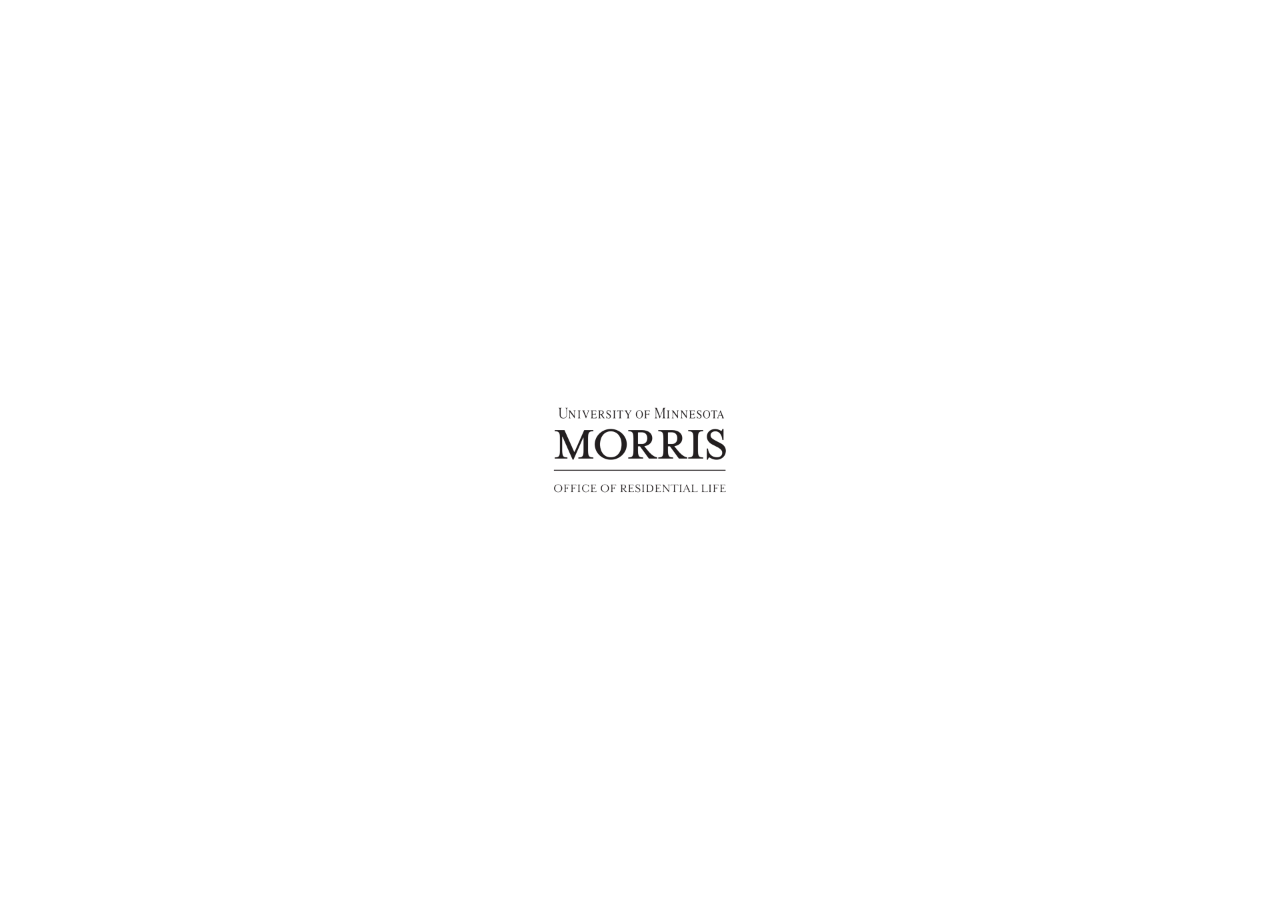
<file: index.html>
<!DOCTYPE html>
<html lang="en">
  <head>
    <meta charset="utf-8" />
    <meta http-equiv="X-UA-Compatible" content="IE=edge" />
    <title>The Office of Residential Life</title>
    <meta name="description" content="Office of Residential Life – University of Minnesota Morris" />
    <meta name="viewport" content="width=device-width, initial-scale=1" />
    <link rel="stylesheet" href="page.css" />
    <link rel="icon" type="image/png" href="images/umn-logo.png">
  </head>

  <body>

    <!-- ── Splash Screen ─────────────────────────────────── -->
    <div class="splash" id="splash">
      <img src="images/1.png" alt="Office of Residential Life logo" width="180" class="fade-in" />
    </div>

    <!-- ── Navigation ────────────────────────────────────── -->
 <nav class="nav" aria-label="Main navigation">
      <a href="#">
        <img src="images/umn-logo-maroon.png" alt="University of Minnesota logo" width="70" />
      </a>

      <ul class="nav__links">
        <li>
          <a href="#">
            <img src="images/orl logo maroon.png" alt="Office of Residential Life logo" width="50" />
          </a>
        </li>
      </ul>

      <a href="https://morris.umn.edu/student-life/housing-and-dining/residential-life/residence-hall-community-information" class="btn btn--outline">Website</a>
    </nav>


    <!-- ── Main ──────────────────────────────────────────── -->
    <main>
      <h1 class="page-title">The Office of Residential Life</h1>

      <div class="launcher-grid">

        <!-- Virtual Tours -->
        <a href="tours.html" class="launcher-card" aria-label="Virtual Tours">
          <div class="launcher-card__box">
            <img src="images/tour.png" alt="" class="launcher-card__img" />
          </div>
          <span class="launcher-card__label">Virtual Tours</span>
        </a>

        <!-- Applications -->
        <a href="applications.html" class="launcher-card" aria-label="Applications">
          <div class="launcher-card__box">
            <img src="images/app.png" alt="" class="launcher-card__img" />
          </div>
          <span class="launcher-card__label">Applications</span>
        </a>

        <!-- Tutorials -->
        <a href="https://www.youtube.com/@ummreslife" target="_blank" class="launcher-card" aria-label="Tutorials">
          <div class="launcher-card__box">
            <img src="images/yt.png" alt="" class="launcher-card__img" />
          </div>
          <span class="launcher-card__label">Tutorials</span>
        </a>

        <!-- Contact Us -->
        <a href="contact.html" class="launcher-card" aria-label="Contact Us">
          <div class="launcher-card__box">
            <img src="images/contact.png" alt="" class="launcher-card__img" />
          </div>
          <span class="launcher-card__label">Contact Us</span>
        </a>


          <a href="https://www.instagram.com/ummreslife/" class="launcher-card" aria-label="Contact Us">
            <div class="launcher-card__box">
              <img src="images/ig.png" alt="" class="launcher-card__img" />
            </div>
          <span class="launcher-card__label">Instagram</span>
        </a>

      </div>
    </main>

    <!-- ── Footer ─────────────────────────────────────────── -->
    <footer>
      <p>© 2026 Regents of the University of Minnesota. All rights reserved.</p>
      <p>The University of Minnesota is an equal opportunity educator and employer.</p>
    </footer>


    <script>
      window.addEventListener('load', function () {
        setTimeout(function () {
          var splash = document.getElementById('splash');
          if (splash) splash.classList.add('hidden');
        }, 1600);
      });
    </script>

  </body>
</html>
</file>
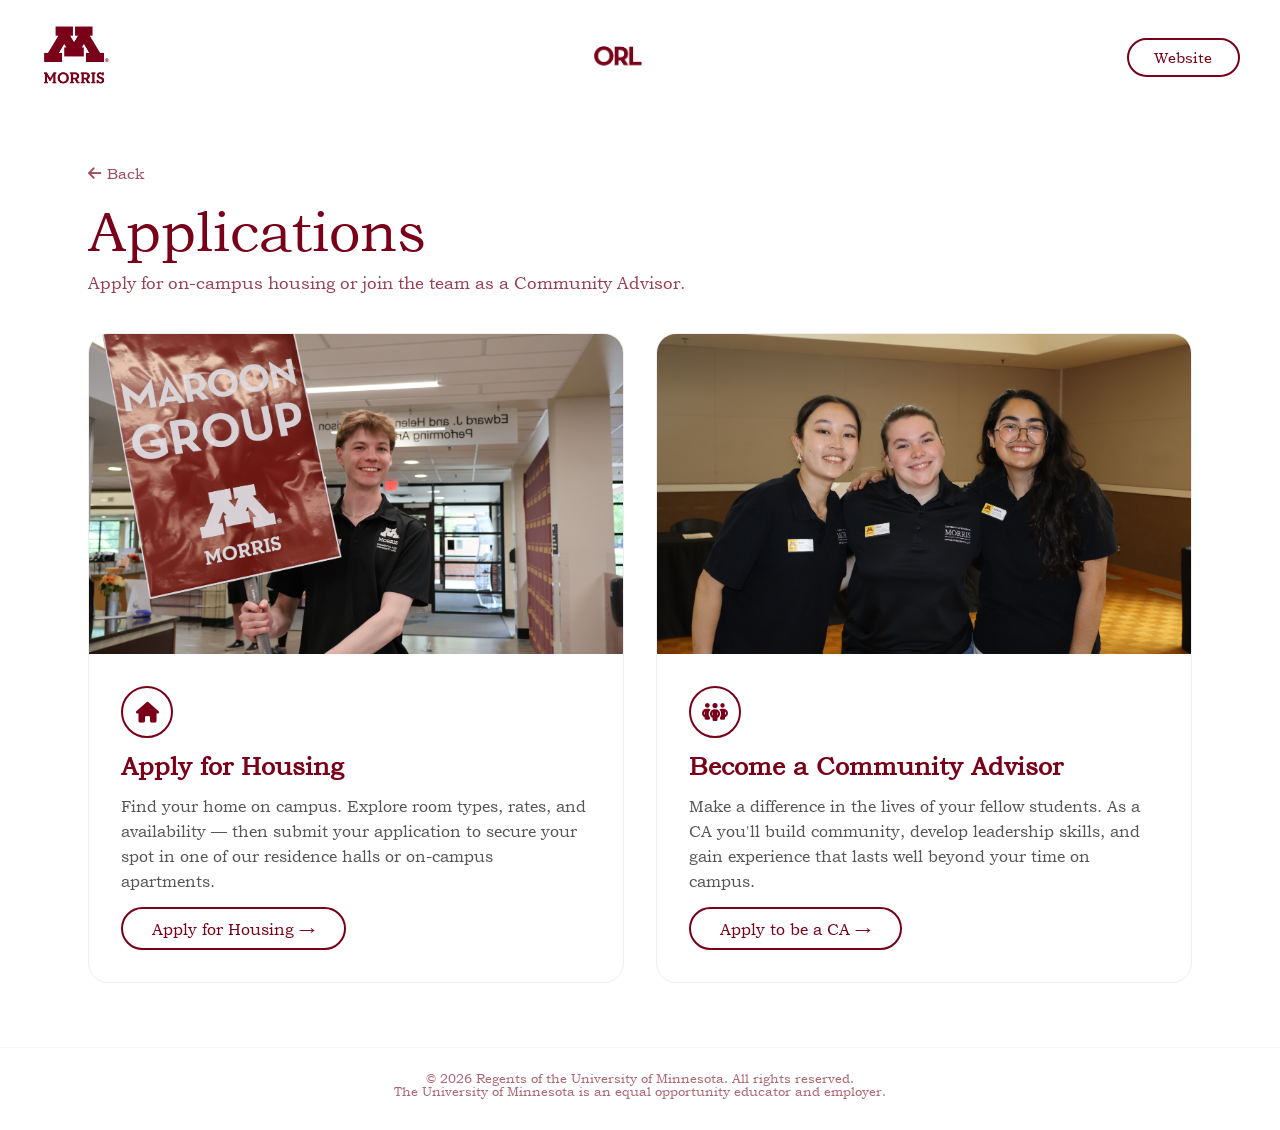
<file: applications.html>
<!DOCTYPE html>
<html lang="en">
  <head>
    <meta charset="utf-8" />
    <meta http-equiv="X-UA-Compatible" content="IE=edge" />
    <title>Applications – Office of Residential Life</title>
    <meta name="description" content="Apply for on-campus housing at University of Minnesota Morris" />
    <meta name="viewport" content="width=device-width, initial-scale=1" />
    <link rel="stylesheet" href="page.css" />
    <link rel="stylesheet" href="https://cdnjs.cloudflare.com/ajax/libs/font-awesome/6.5.0/css/all.min.css" />
    
    <link rel="icon" type="image/png" href="images/umn-logo.png">
  </head>

  <body>

    <!-- ── Navigation ────────────────────────────────────── -->
    <nav class="nav" aria-label="Main navigation">
      <a href="#">
        <img src="images/umn-logo-maroon.png" alt="University of Minnesota logo" width="70" />
      </a>

      <ul class="nav__links">
        <li>
          <a href="#">
            <img src="images/orl logo maroon.png" alt="Office of Residential Life logo" width="50" />
          </a>
        </li>
      </ul>

      <a href="https://morris.umn.edu/student-life/housing-and-dining/residential-life/residence-hall-community-information" class="btn btn--outline">Website</a>
    </nav>


    <!-- ── Hero ──────────────────────────────────────────── -->
    <div class="subpage-hero">
      <a href="index.html" class="back-link">
        <i class="fa-solid fa-arrow-left"></i> Back
      </a>
      <h1>Applications</h1>
      <p>Apply for on-campus housing or join the team as a Community Advisor.</p>
    </div>

    <!-- ── Apply Cards ───────────────────────────────────── -->
    <div class="subpage-content">
      <div class="apply-cards">

        <div class="apply-card">
          <div class="apply-card__img-wrap">
            <img src="images/demo5.JPG" alt="Student in residence hall" />
          </div>
          <div class="apply-card__body">
            <div class="apply-card__icon">
              <i class="fa-solid fa-house"></i>
            </div>
            <h3>Apply for Housing</h3>
            <p>Find your home on campus. Explore room types, rates, and availability — then submit your application to secure your spot in one of our residence halls or on-campus apartments.</p>
            <a href="https://umnmorris.erezlife.com/" target="_blank" class="btn--pill">Apply for Housing →</a>
          </div>
        </div>

        <div class="apply-card">
          <div class="apply-card__img-wrap">
            <img src="images/demo4.JPG" alt="Community Advisor" />
          </div>
          <div class="apply-card__body">
            <div class="apply-card__icon">
              <i class="fa-solid fa-people-group"></i>
            </div>
            <h3>Become a Community Advisor</h3>
            <p>Make a difference in the lives of your fellow students. As a CA you'll build community, develop leadership skills, and gain experience that lasts well beyond your time on campus.</p>
            <a href="https://umn.qualtrics.com/jfe/form/SV_37U2QXQOhSmKtzU" target="_blank" class="btn--pill">Apply to be a CA →</a>
          </div>
        </div>

      </div>
    </div>

    <!-- ── Footer ─────────────────────────────────────────── -->
    <footer>
      <p>© 2026 Regents of the University of Minnesota. All rights reserved.</p>
      <p>The University of Minnesota is an equal opportunity educator and employer.</p>
    </footer>

  </body>
</html>
</file>
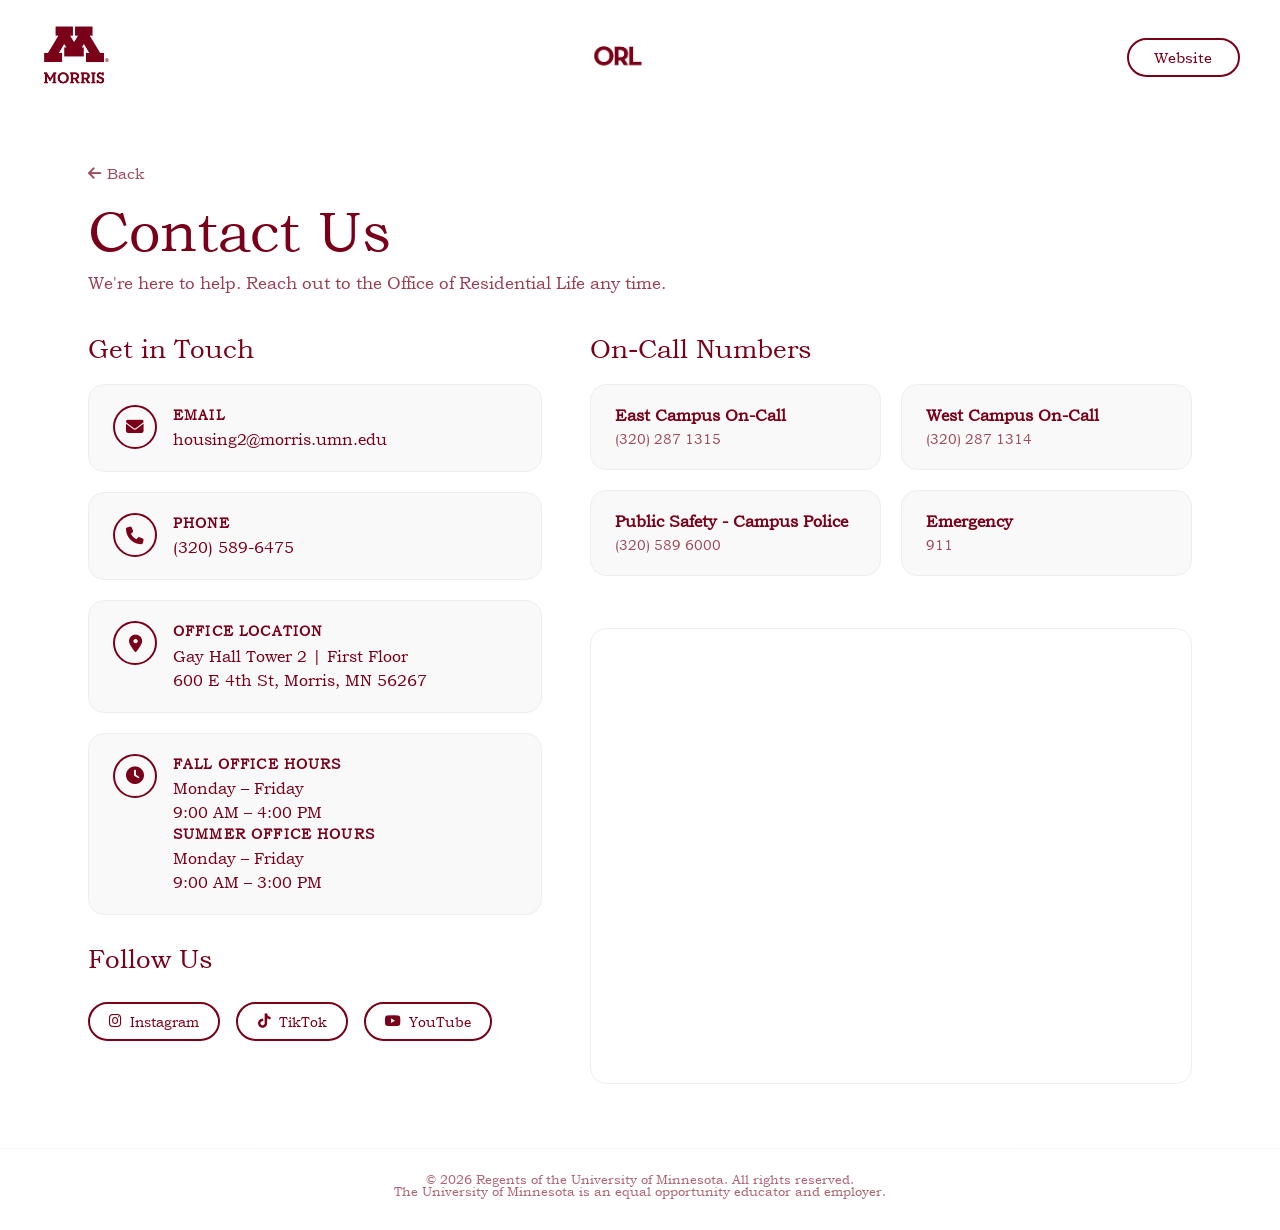
<file: contact.html>
<!DOCTYPE html>
<html lang="en">
  <head>
    <meta charset="utf-8" />
    <meta http-equiv="X-UA-Compatible" content="IE=edge" />
    <title>Contact Us – Office of Residential Life</title>
    <meta name="description" content="Contact the Office of Residential Life at University of Minnesota Morris" />
    <meta name="viewport" content="width=device-width, initial-scale=1" />
    <link rel="stylesheet" href="page.css" />
    <link rel="stylesheet" href="https://cdnjs.cloudflare.com/ajax/libs/font-awesome/6.5.0/css/all.min.css" />
    
    <link rel="icon" type="image/png" href="images/umn-logo.png">
  </head>

  <body>

    <!-- ── Navigation ────────────────────────────────────── -->
    <nav class="nav" aria-label="Main navigation">
      <a href="#">
        <img src="images/umn-logo-maroon.png" alt="University of Minnesota logo" width="70" />
      </a>

      <ul class="nav__links">
        <li>
          <a href="#">
            <img src="images/orl logo maroon.png" alt="Office of Residential Life logo" width="50" />
          </a>
        </li>
      </ul>

      <a href="https://morris.umn.edu/student-life/housing-and-dining/residential-life/residence-hall-community-information" class="btn btn--outline">Website</a>
    </nav>


    <!-- ── Hero ──────────────────────────────────────────── -->
    <div class="subpage-hero">
      <a href="index.html" class="back-link">
        <i class="fa-solid fa-arrow-left"></i> Back
      </a>
      <h1>Contact Us</h1>
      <p>We're here to help. Reach out to the Office of Residential Life any time.</p>
    </div>

    <!-- ── Contact Content ───────────────────────────────── -->
    <div class="subpage-content">
      <div class="contact-grid">

        <!-- Left column: contact methods -->
        <div class="contact-block">
          <h2>Get in Touch</h2>

          <div class="contact-item">
            <div class="contact-item__icon">
              <i class="fa-solid fa-envelope"></i>
            </div>
            <div class="contact-item__body">
              <h3>Email</h3>
              <a href="mailto:housing2@morris.umn.edu">housing2@morris.umn.edu</a>
            </div>
          </div>

          <div class="contact-item">
            <div class="contact-item__icon">
              <i class="fa-solid fa-phone"></i>
            </div>
            <div class="contact-item__body">
              <h3>Phone</h3>
              <a href="tel:+13205896022">(320) 589-6475</a>
            </div>
          </div>

          <div class="contact-item">
            <div class="contact-item__icon">
              <i class="fa-solid fa-location-dot"></i>
            </div>
            <div class="contact-item__body">
              <h3>Office Location</h3>
              <p>Gay Hall Tower 2 | First Floor <br />
              600 E 4th St, Morris, MN 56267</p>
            </div>
          </div>

          <div class="contact-item">
            <div class="contact-item__icon">
              <i class="fa-solid fa-clock"></i>
            </div>
            <div class="contact-item__body">
              <h3>Fall Office Hours</h3>
              <p>Monday – Friday<br />9:00 AM – 4:00 PM</p>

              <h3>Summer Office Hours</h3>
              <p>Monday – Friday<br />9:00 AM – 3:00 PM</p>
            </div>
          </div>

          <!-- Social Media -->
          <h2 style="margin-top: 0.5rem;">Follow Us</h2>
          <div class="social-row">
            <a href="https://instagram.com/ummreslife/" target="_blank" class="social-chip">
              <i class="fa-brands fa-instagram"></i> Instagram
            </a>
            <a href="https://www.tiktok.com/@ummreslife" target="_blank" class="social-chip">
              <i class="fa-brands fa-tiktok"></i> TikTok
            </a>
            <a href="https://www.youtube.com/@ummreslife" target="_blank" class="social-chip">
              <i class="fa-brands fa-youtube"></i> YouTube
            </a>
          </div>
        </div>

        <!-- Right column: staff + map placeholder -->
        <div class="contact-block">
          <h2>On-Call Numbers</h2>

          <div class="staff-grid">
            <div class="staff-card">
              <h3>East Campus On-Call</h3>
              <p>(320) 287 1315</p>
            </div>
            <div class="staff-card">
              <h3>West Campus On-Call</h3>
              <p>(320) 287 1314</p>
            </div>
            <div class="staff-card">
              <h3>Public Safety - Campus Police</h3>
              <p>(320) 589 6000</p>
            </div>
            <div class="staff-card">
              <h3>Emergency</h3>
              <p>911</p>
            </div>
          </div>

          <!-- Embedded map -->
          <div style="margin-top: 2rem; border-radius: 1rem; overflow: hidden; border: 1.5px solid #eee;">
            <iframe
              title="UMN Morris campus map"
              src="https://www.google.com/maps/embed?pb=!1m13!1m8!1m3!1d698.0224126225943!2d-95.899838!3d45.5887425!3m2!1i1024!2i768!4f13.1!3m2!1m1!2zNDXCsDM1JzE5LjUiTiA5NcKwNTQnMDAuMSJX!5e0!3m2!1sen!2sus!4v1781042083884!5m2!1sen!2sus" width="600" height="450" style="border:0;" allowfullscreen="" loading="lazy" referrerpolicy="no-referrer-when-downgrade"
              width="100%"
              height="260"
              style="border:0; display:block;"
              allowfullscreen=""
              loading="lazy"
              referrerpolicy="no-referrer-when-downgrade">
            </iframe>
          </div>
        </div>

      </div>
    </div>

    <!-- ── Footer ─────────────────────────────────────────── -->
    <footer>
      <p>© 2026 Regents of the University of Minnesota. All rights reserved.</p>
      <p>The University of Minnesota is an equal opportunity educator and employer.</p>
    </footer>

  </body>
</html>
</file>
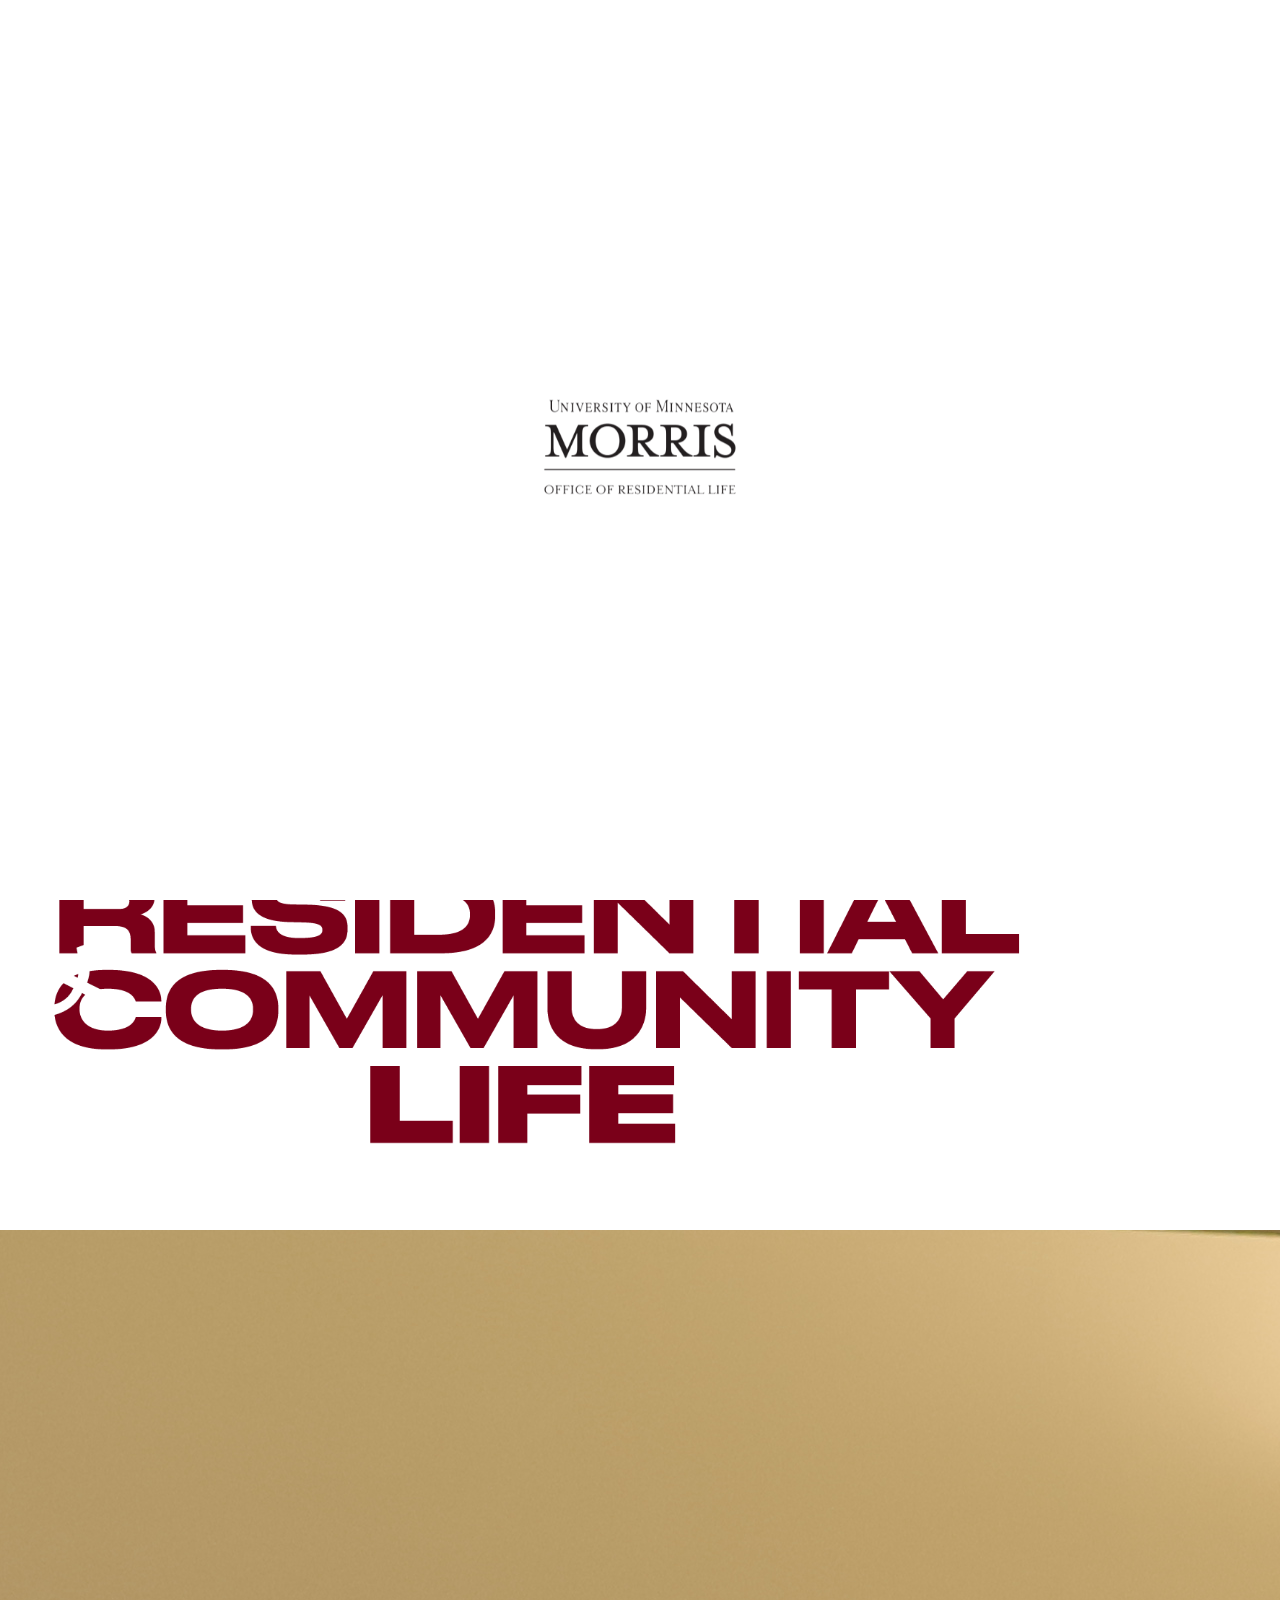
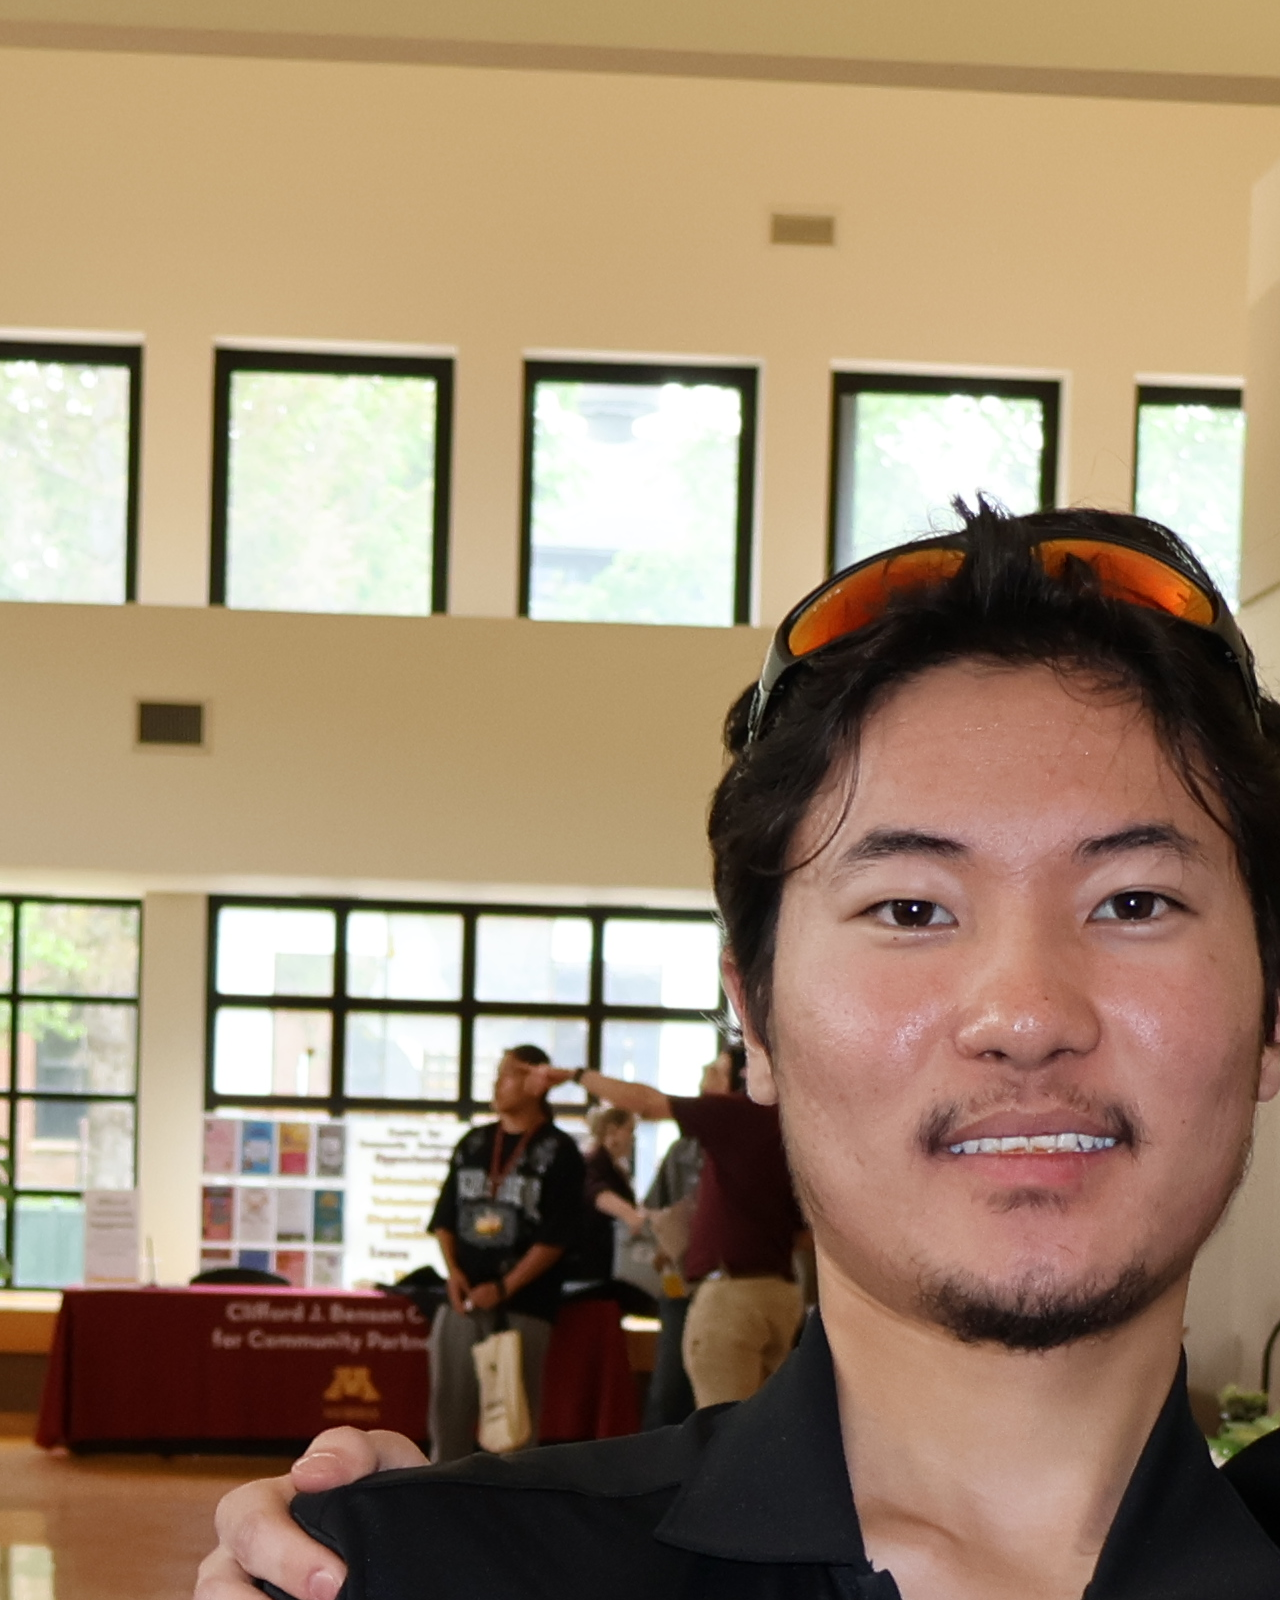
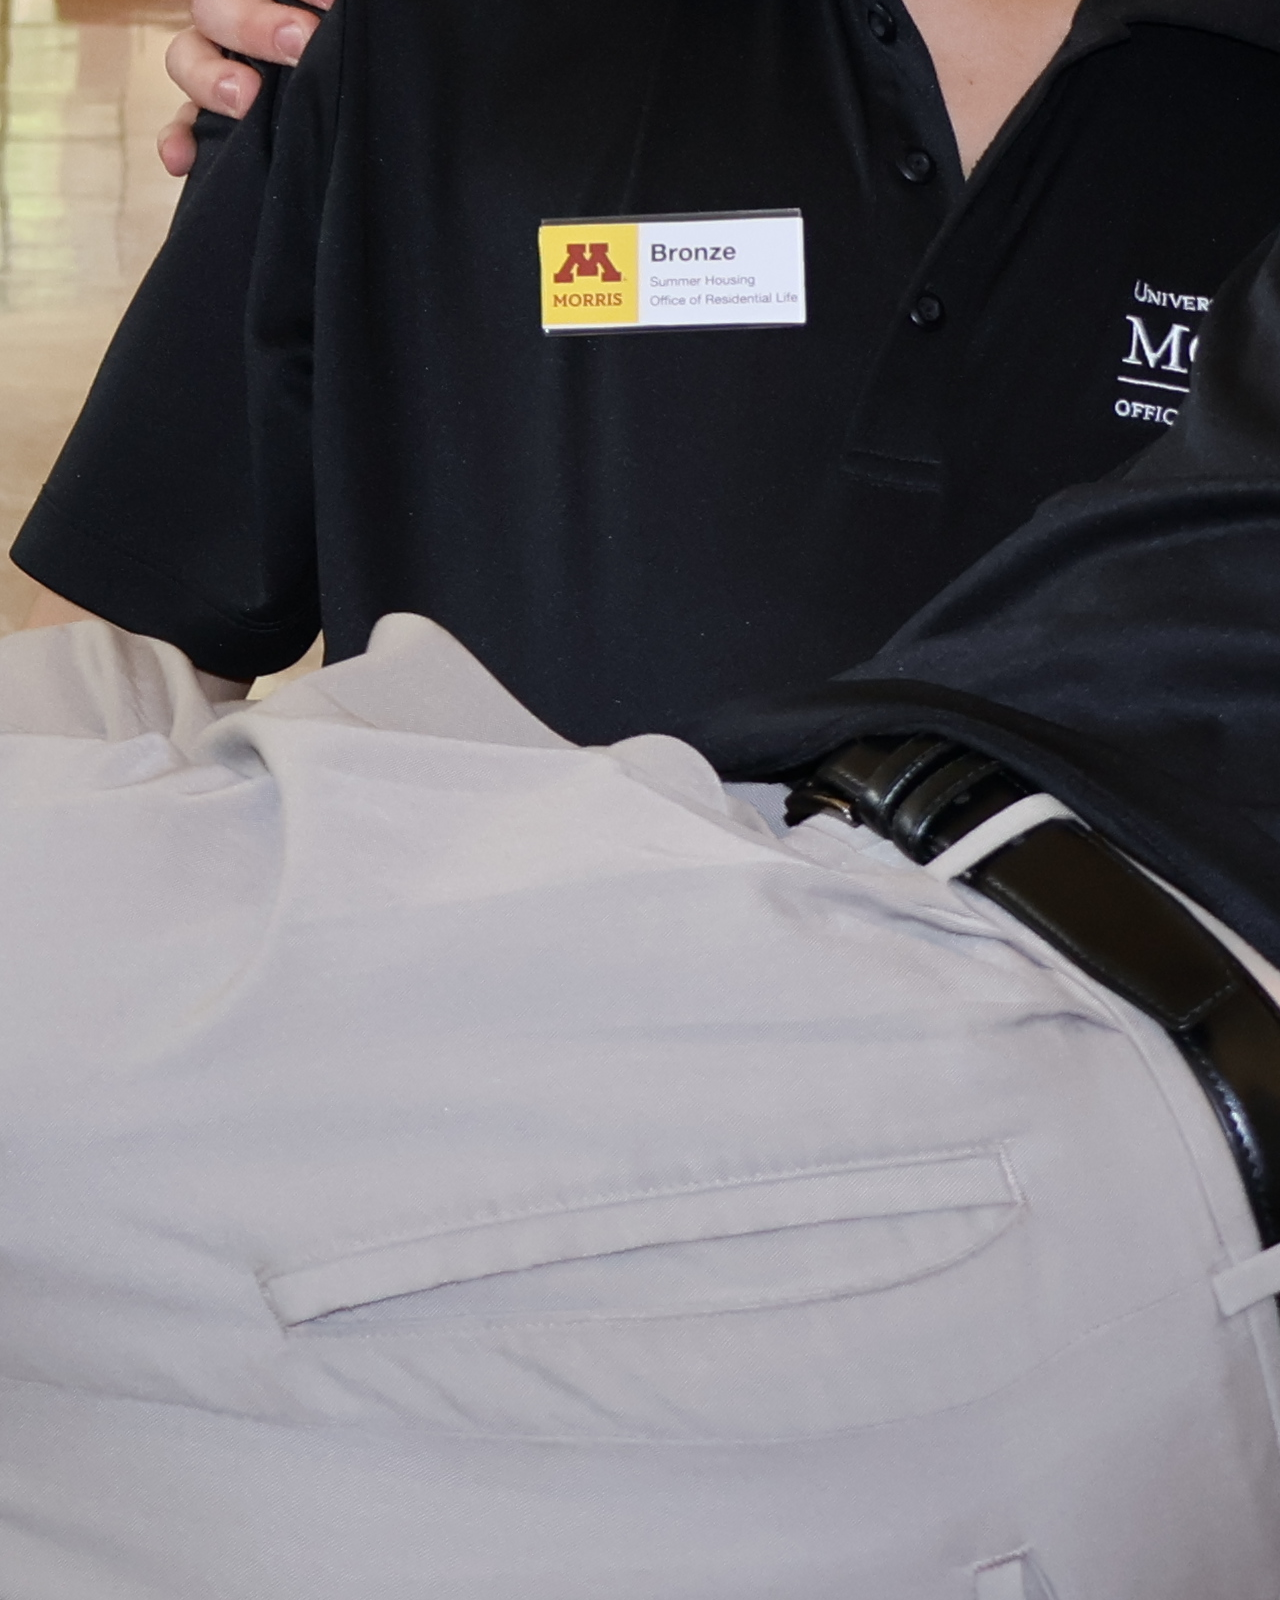
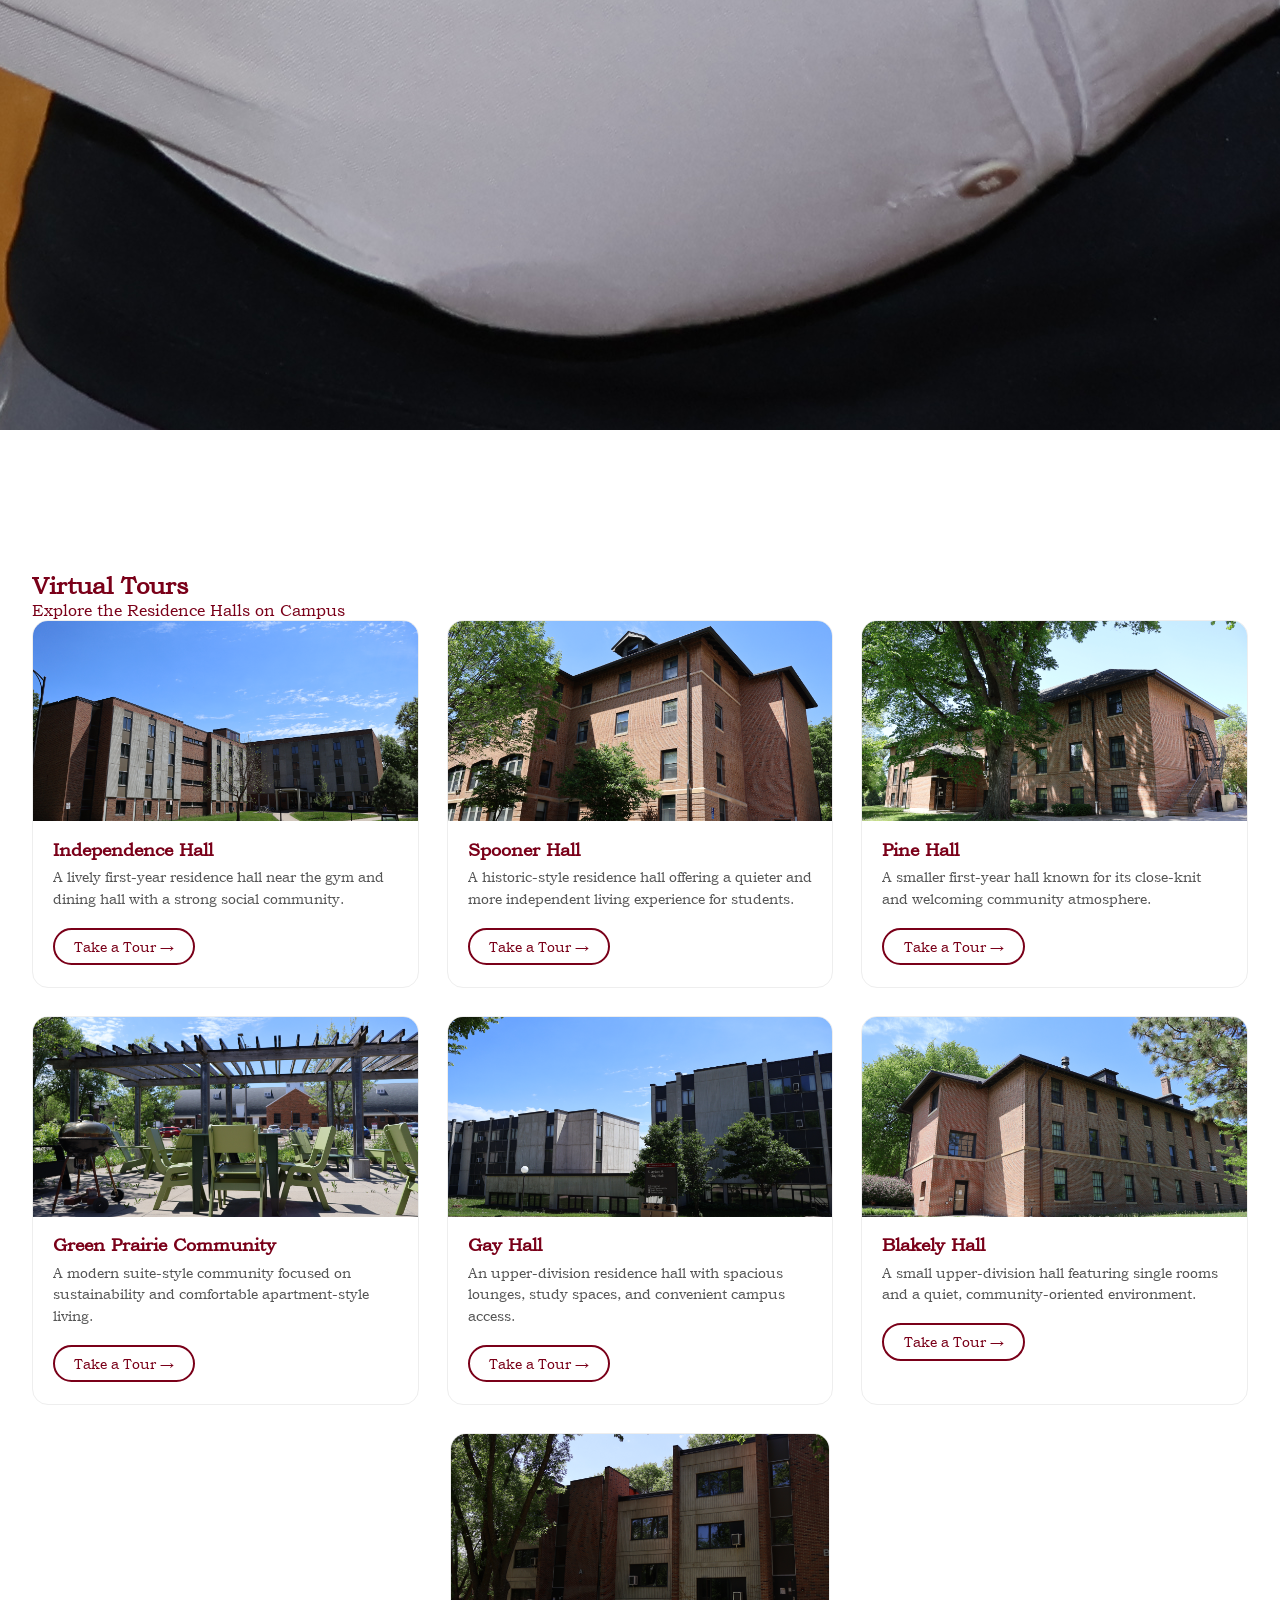
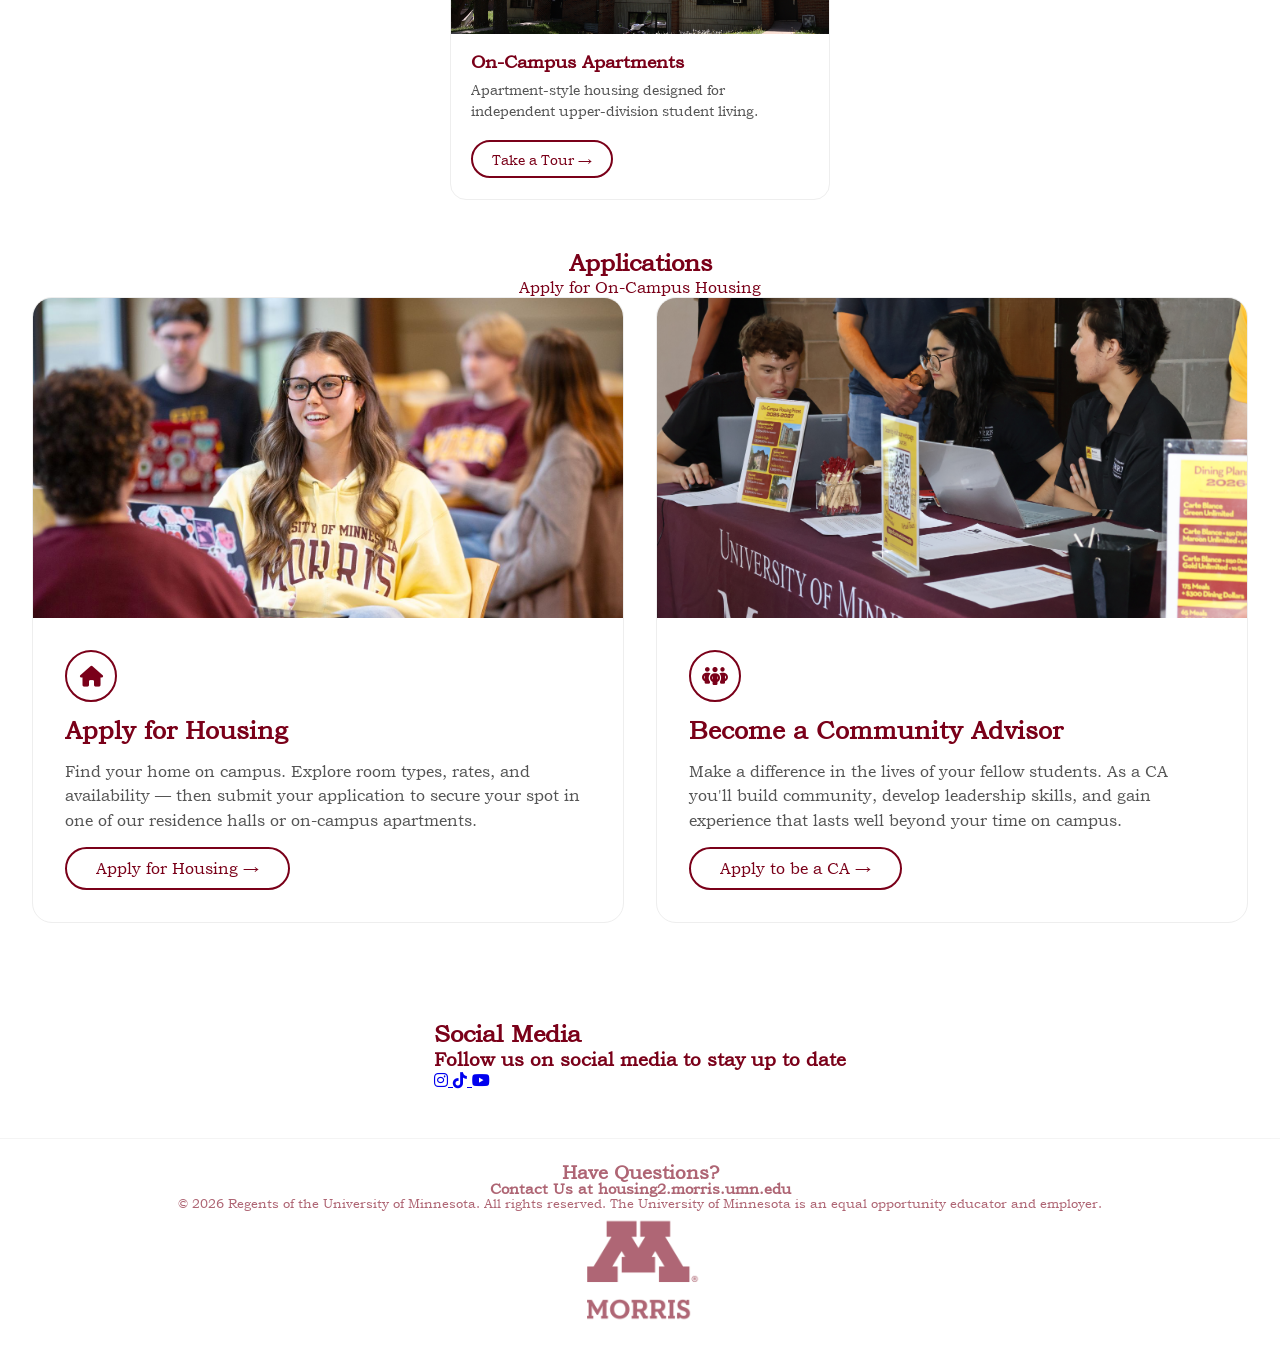
<file: page.html>
<!DOCTYPE html>
<html lang="en">
  <head>
    <meta charset="utf-8" />
    <meta http-equiv="X-UA-Compatible" content="IE=edge" />
    <title>The Office of Residential Life</title>
    <meta name="description" content="Office of Residential Life – University of Minnesota" />
    <meta name="viewport" content="width=device-width, initial-scale=1" />
    <link rel="stylesheet" href="page.css" />
    <link rel="stylesheet" href="https://cdnjs.cloudflare.com/ajax/libs/font-awesome/6.5.0/css/all.min.css" />
    <link rel="icon" type="image/png" href="images/umn-logo.png">
  </head>

  <body>

    <!-- ── Splash Screen ─────────────────────────────────── -->
    <div class="splash" id="splash">
      <h1 class="fade-in">
        <img src="images/1.png" alt="Office of Residential Life logo" width="200" />
      </h1>
    </div>

    <!-- ── Navigation ────────────────────────────────────── -->
    <nav class="nav" aria-label="Main navigation">
      <a href="#">
        <img src="images/umn-logo-maroon.png" alt="University of Minnesota logo" width="70" />
      </a>

      <ul class="nav__links">
        <li>
          <a href="#">
            <img src="images/orl logo maroon.png" alt="Office of Residential Life logo" width="50" />
          </a>
        </li>
      </ul>

      <a href="#contact" class="btn btn--outline">Contact Us</a>
    </nav>

    <video autoplay muted loop playsinline id="myVideo" aria-hidden="true">
      <source src="videos/1.mp4" type="video/mp4" />
    </video>

    <div class="hero">
      <div class="hero-logo">
        <img
          src="images/title2.png"
          alt="Office of Residential and Community Life"
          width="1100"
        />
      </div>
    </div>

    <main>

      <section class="section-information" id="info">
        <div class="info-grid">

          <!-- Left: large rounded image/placeholder -->
          <div class="info-image-placeholder">
            <img src="images/demo.jpg" alt="Residential hall photo"/>
          </div>

          <!-- Right: heading, intro, quick-link pills -->
          <div class="info-text">
            <h1>Information</h1>
            <p>Welcome to the resources page for</p>
            <p>The Office of Residential and Community Life.</p>

            <nav class="info-links" aria-label="Quick links">
              <a href="#tours"  class="btn--pill">Virtual Tours</a>
              <a href="#apply"  class="btn--pill">Applications</a>
              <a href="#social" class="btn--pill">Social Media</a>
              <a href="#contact" class="btn--pill">Contact Us</a>
            </nav>
          </div>

        </div>
      </section>

      <!--Tours-->
      <section id="tours">
        <div class="tour-grid">
        <div class="info-text">
            <h1>Virtual Tours</h1>
            <p>Explore the Residence Halls on Campus</p>
        </div>

            <div class="tours-grid">

                <div class="card">
                  <img src="images/indy.JPG" alt="Independence Hall Image">
                  <div class="card-content">
                    <h3>Independence Hall</h3>
                    <p>A lively first-year residence hall near the gym and dining hall with a strong social community.</p>
                    <a href="https://massinteract.com/university-of-minnesota-morris/#media-name=Residential%20Life%20-%20David%20C%20Johnson%20Independence%20Hall&yaw=154.52&pitch=0.44&fov=110.00">Take a Tour →</a>
                  </div>
                </div>

                <div class="card">
                    <img src="images/spooner.JPG" alt="Spooner Hall Image">
                    <div class="card-content">
                        <h3>Spooner Hall</h3>
                        <p>A historic-style residence hall offering a quieter and more independent living experience for students.</p>
                        <a href="https://massinteract.com/university-of-minnesota-morris/#media-name=Residential%20Life%20-%20Spooner%20Hall%20-%20Double%20Occupancy%20Room&yaw=178.89&pitch=-0.45&fov=110.00">Take a Tour →</a>
                    </div>
                </div>

                <div class="card">
                    <img src="images/pine.JPG" alt="Card Header">
                    <div class="card-content">
                        <h3>Pine Hall</h3>
                        <p>A smaller first-year hall known for its close-knit and welcoming community atmosphere.</p>
                        <a href="https://massinteract.com/university-of-minnesota-morris/#media-name=Residential%20Life%20-%20Pine%20Hall&yaw=-26.70&pitch=0.44&fov=110.00">Take a Tour →</a>
                    </div>
                </div>
                    
                <div class="card">
                        <img src="images/gp1.JPG" alt="Card Header">
                        <div class="card-content">
                            <h3>Green Prairie Community</h3>
                            <p>A modern suite-style community focused on sustainability and comfortable apartment-style living.</p>
                            <a href="https://massinteract.com/university-of-minnesota-morris/#media-name=Residential%20Life%20-Green%20Prairie%20Community&yaw=46.09&pitch=-4.83&fov=110.00">Take a Tour →</a>
                        </div>
                </div>

                <div class="card">
                    <img src="images/gay1.JPG" alt="Card Header">
                    <div class="card-content">
                        <h3>Gay Hall</h3>
                        <p>An upper-division residence hall with spacious lounges, study spaces, and convenient campus access.</p>
                        <a href="https://massinteract.com/university-of-minnesota-morris/#media-name=Residential%20Life%20-%20Clayton%20A%20Gay%20Hall&yaw=-173.35&pitch=0.44&fov=110.00">Take a Tour →</a>
                    </div>
                </div>

                <div class="card">
                    <img src="images/blakely.JPG" alt="Card Header">
                    <div class="card-content">
                        <h3>Blakely Hall</h3>
                        <p>A small upper-division hall featuring single rooms and a quiet, community-oriented environment.</p>
                        <a href="https://massinteract.com/university-of-minnesota-morris/#media-name=Academics%20-%20Blakely%20Hall&yaw=134.14&pitch=-0.00&fov=110.00">Take a Tour →</a>
                    </div>
                </div>

                <div class="card">
                    <img src="images/apt.JPG" alt="Card Header">
                    <div class="card-content">
                        <h3>On-Campus Apartments</h3>
                        <p>Apartment-style housing designed for independent upper-division student living.</p>
                        <a href="https://massinteract.com/university-of-minnesota-morris/#media-name=Residential%20Life%20-%20On-Campus%20Apartments&yaw=59.70&pitch=0.44&fov=110.00">Take a Tour →</a>
                    </div>
                </div>
                    
            </div>

        </div>
      </section>


      <!-- ── Applications ───────────────────────────────── -->
      <section id="apply">
        <div class="apply-grid">

          <div class="info-text" style="align-items: center; text-align: center;">
            <h1>Applications</h1>
            <p>Apply for On-Campus Housing</p>
          </div>

          <div class="apply-cards">

            <!-- Apply for Housing card -->
            <div class="apply-card">
              <div class="apply-card__img-wrap">
                <img src="images/demo3.jpg" alt="A student on dorm bed" />
              </div>
              <div class="apply-card__body">
                <div class="apply-card__icon">
                  <i class="fa-solid fa-house"></i>
                </div>
                <h3>Apply for Housing</h3>
                <p>Find your home on campus. Explore room types, rates, and availability — then submit your application to secure your spot in one of our residence halls or on-campus apartments.</p>
                <a href="https://umnmorris.erezlife.com/" class="btn--pill">Apply for Housing →</a>
              </div>
            </div>

            <!-- CA Application card -->
            <div class="apply-card">
              <div class="apply-card__img-wrap">
                <img src="images/demo2.jpg" alt="A community advisor" />
              </div>
              <div class="apply-card__body">
                <div class="apply-card__icon">
                  <i class="fa-solid fa-people-group"></i>
                </div>
                <h3>Become a Community Advisor</h3>
                <p>Make a difference in the lives of your fellow students. As a CA you'll build community, develop leadership skills, and gain experience that lasts well beyond your time on campus.</p>
                <a href="https://umn.qualtrics.com/jfe/form/SV_37U2QXQOhSmKtzU" class="btn--pill">Apply to be a CA →</a>
              </div>
            </div>

          </div>
        </div>
      </section>

      <section id="safety"></section>

      <!-- ── Social Media ───────────────────────────────── -->
      <section id="social">
        <div class="social">
          <h1>Social Media</h1>
          <h3>Follow us on social media to stay up to date</h3>

          <div class="social-icons">

            <a href="https://instagram.com/ummreslife/" class="social-icon" aria-label="Instagram">
              <i class="fa-brands fa-instagram"></i>
            </a>

            <a href="#" class="social-icon" aria-label="TikTok">
              <i class="fa-brands fa-tiktok"></i>
            </a>

            <a href="https://www.youtube.com/@ummreslife" class="social-icon" aria-label="YouTube">
              <i class="fa-brands fa-youtube"></i>
            </a>

          </div>
        </div>
      </section>
    </main>

    <!-- ── Footer ─────────────────────────────────────────── -->
  <footer>
    <section id="contact">
    <div class="footer-inner">
      <div class="footer-left">
        <h2>Have Questions?</h2>
        <h3>Contact Us at housing2.morris.umn.edu</h3>
        <p class="footer-legal">© 2026 Regents of the University of Minnesota. All rights reserved. The University of Minnesota is an equal opportunity educator and employer.</p>
      </div>
      <div class="footer-right">
        <img src="images/umn-logo-maroon.png" alt="University of Minnesota logo" width="120" />
      </div>
    </div>
    </section>
  </footer>

    <script src="app.js"></script>

    <!-- Dismiss splash after 1.6 s -->
    <script>
      window.addEventListener('load', function () {
        setTimeout(function () {
          var splash = document.getElementById('splash');
          if (splash) splash.classList.add('display-none');
        }, 1600);
      });
    </script>

  </body>
</html>
</file>
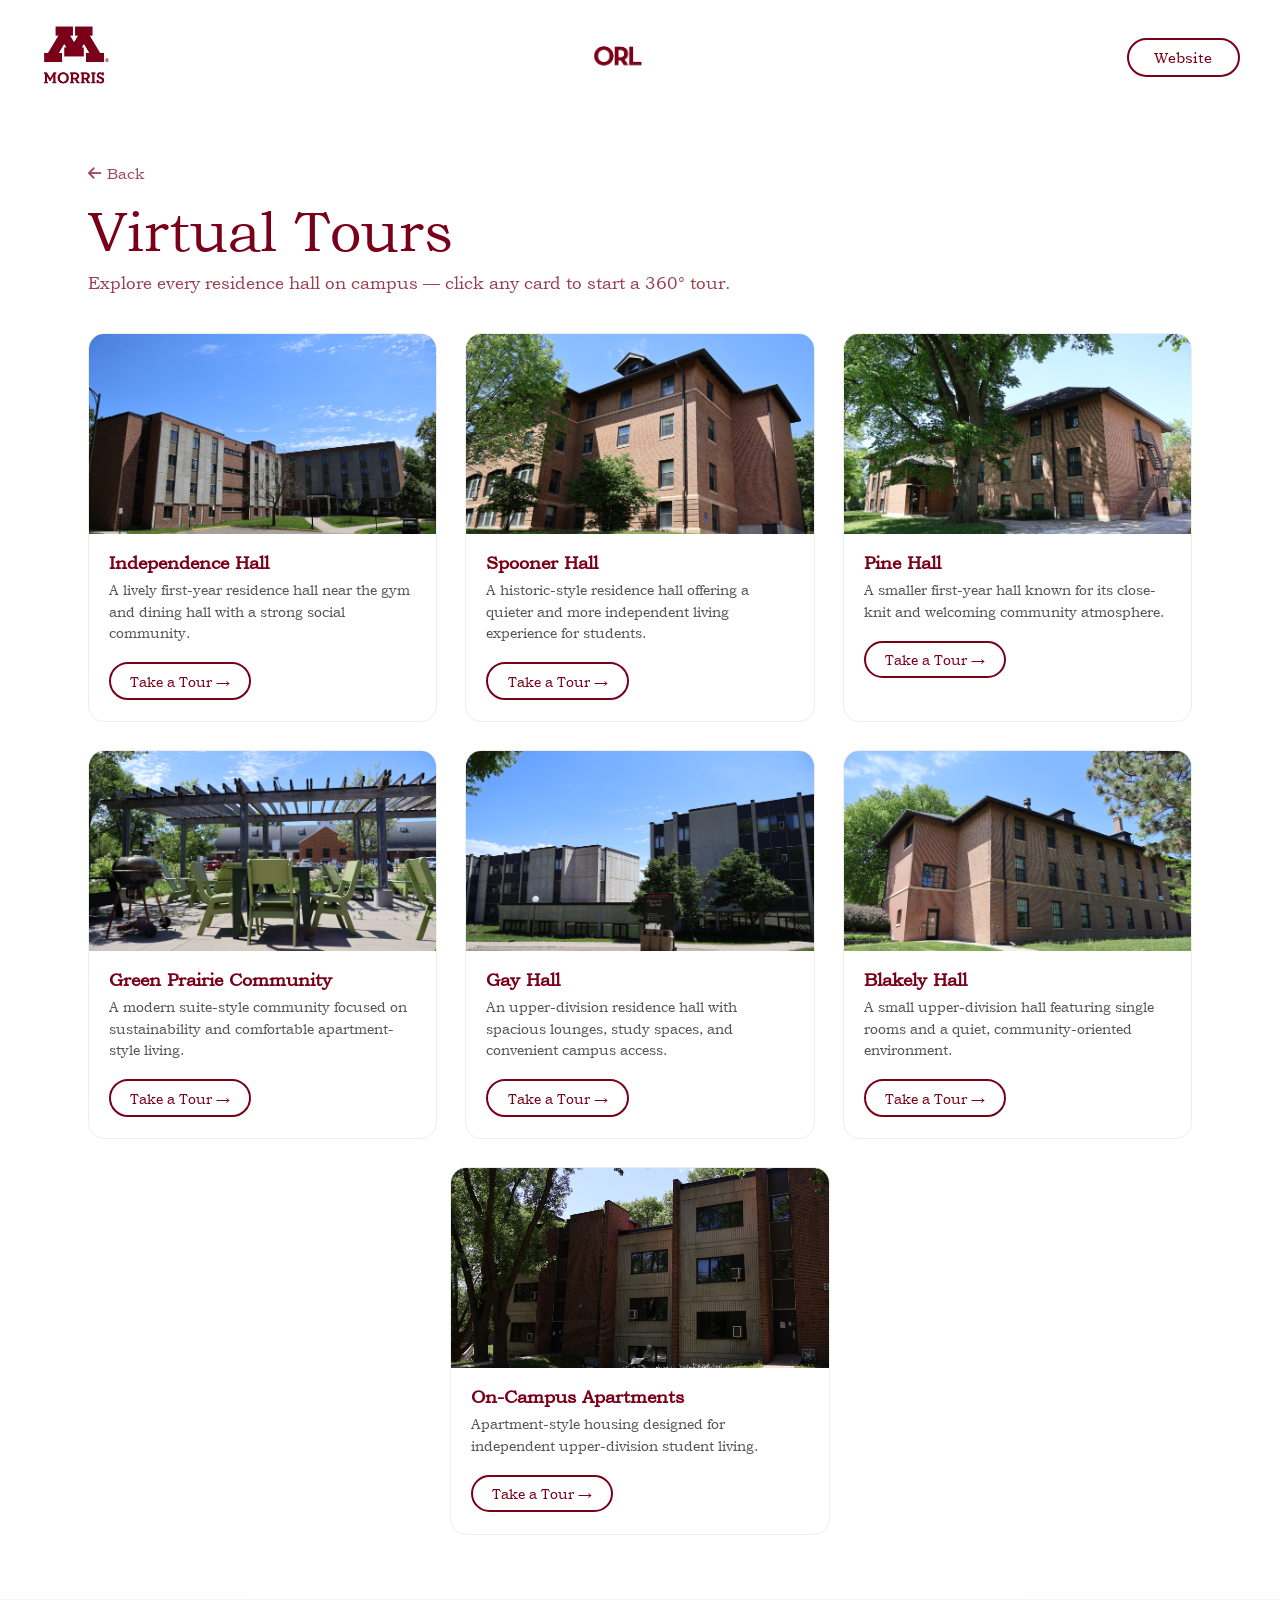
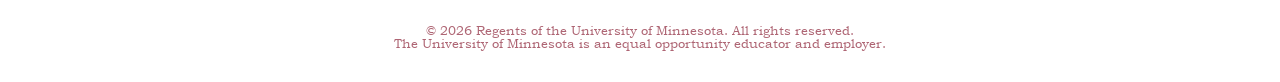
<file: tours.html>
<!DOCTYPE html>
<html lang="en">
  <head>
    <meta charset="utf-8" />
    <meta http-equiv="X-UA-Compatible" content="IE=edge" />
    <title>Virtual Tours – Office of Residential Life</title>
    <meta name="description" content="Virtual tours of residence halls at University of Minnesota Morris" />
    <meta name="viewport" content="width=device-width, initial-scale=1" />
    <link rel="stylesheet" href="page.css" />
    <link rel="stylesheet" href="https://cdnjs.cloudflare.com/ajax/libs/font-awesome/6.5.0/css/all.min.css" />
    <link rel="icon" type="image/png" href="images/umn-logo.png">
  </head>

  <body>

    <nav class="nav" aria-label="Main navigation">
      <a href="#">
        <img src="images/umn-logo-maroon.png" alt="University of Minnesota logo" width="70" />
      </a>

      <ul class="nav__links">
        <li>
          <a href="index.html">
            <img src="images/orl logo maroon.png" alt="Office of Residential Life logo" width="50" />
          </a>
        </li>
      </ul>

      <a href="https://morris.umn.edu/student-life/housing-and-dining/residential-life/residence-hall-community-information" class="btn btn--outline">Website</a>
    </nav>


    <!-- ── Hero ──────────────────────────────────────────── -->
    <div class="subpage-hero">
      <a href="index.html" class="back-link">
        <i class="fa-solid fa-arrow-left"></i> Back
      </a>
      <h1>Virtual Tours</h1>
      <p>Explore every residence hall on campus — click any card to start a 360° tour.</p>
    </div>

    <!-- ── Tours Grid ─────────────────────────────────────── -->
    <div class="subpage-content">
      <div class="tours-grid">

        <div class="card">
          <img src="images/indy.JPG" alt="Independence Hall">
          <div class="card-content">
            <h3>Independence Hall</h3>
            <p>A lively first-year residence hall near the gym and dining hall with a strong social community.</p>
            <a href="https://massinteract.com/university-of-minnesota-morris/#media-name=Residential%20Life%20-%20David%20C%20Johnson%20Independence%20Hall&yaw=154.52&pitch=0.44&fov=110.00" target="_blank">Take a Tour →</a>
          </div>
        </div>

        <div class="card">
          <img src="images/spooner.JPG" alt="Spooner Hall">
          <div class="card-content">
            <h3>Spooner Hall</h3>
            <p>A historic-style residence hall offering a quieter and more independent living experience for students.</p>
            <a href="https://massinteract.com/university-of-minnesota-morris/#media-name=Residential%20Life%20-%20Spooner%20Hall%20-%20Double%20Occupancy%20Room&yaw=178.89&pitch=-0.45&fov=110.00" target="_blank">Take a Tour →</a>
          </div>
        </div>

        <div class="card">
          <img src="images/pine.JPG" alt="Pine Hall">
          <div class="card-content">
            <h3>Pine Hall</h3>
            <p>A smaller first-year hall known for its close-knit and welcoming community atmosphere.</p>
            <a href="https://massinteract.com/university-of-minnesota-morris/#media-name=Residential%20Life%20-%20Pine%20Hall&yaw=-26.70&pitch=0.44&fov=110.00" target="_blank">Take a Tour →</a>
          </div>
        </div>

        <div class="card">
          <img src="images/gp1.JPG" alt="Green Prairie Community">
          <div class="card-content">
            <h3>Green Prairie Community</h3>
            <p>A modern suite-style community focused on sustainability and comfortable apartment-style living.</p>
            <a href="https://massinteract.com/university-of-minnesota-morris/#media-name=Residential%20Life%20-Green%20Prairie%20Community&yaw=46.09&pitch=-4.83&fov=110.00" target="_blank">Take a Tour →</a>
          </div>
        </div>

        <div class="card">
          <img src="images/gay1.JPG" alt="Gay Hall">
          <div class="card-content">
            <h3>Gay Hall</h3>
            <p>An upper-division residence hall with spacious lounges, study spaces, and convenient campus access.</p>
            <a href="https://massinteract.com/university-of-minnesota-morris/#media-name=Residential%20Life%20-%20Clayton%20A%20Gay%20Hall&yaw=-173.35&pitch=0.44&fov=110.00" target="_blank">Take a Tour →</a>
          </div>
        </div>

        <div class="card">
          <img src="images/blakely.JPG" alt="Blakely Hall">
          <div class="card-content">
            <h3>Blakely Hall</h3>
            <p>A small upper-division hall featuring single rooms and a quiet, community-oriented environment.</p>
            <a href="https://massinteract.com/university-of-minnesota-morris/#media-name=Academics%20-%20Blakely%20Hall&yaw=134.14&pitch=-0.00&fov=110.00" target="_blank">Take a Tour →</a>
          </div>
        </div>

        <div class="card">
          <img src="images/apt.JPG" alt="On-Campus Apartments">
          <div class="card-content">
            <h3>On-Campus Apartments</h3>
            <p>Apartment-style housing designed for independent upper-division student living.</p>
            <a href="https://massinteract.com/university-of-minnesota-morris/#media-name=Residential%20Life%20-%20On-Campus%20Apartments&yaw=59.70&pitch=0.44&fov=110.00" target="_blank">Take a Tour →</a>
          </div>
        </div>

      </div>
    </div>

    <!-- ── Footer ─────────────────────────────────────────── -->
    <footer>
      <p>© 2026 Regents of the University of Minnesota. All rights reserved.</p>
      <p>The University of Minnesota is an equal opportunity educator and employer.</p>
    </footer>

  </body>
</html>
</file>
<file: page.css>
/* ── CSS Variables ─────────────────────────────────────── */
:root {
  --maroon:        #7a0019;
  --maroon-deeper: #5a0012;
  --gold:          #ffcc33;
  --gold-light:    #ffe066;
  --white:         #ffffff;
  --off-white:     #f9f9f9;
  --border:        #d4001a;
  --text-main:     #7a0019;
  --nav-height:    72px;
}

@font-face {
  font-family: 'Bookman Old Style';
  src: url('fonts/bookman.TTF') format('truetype');
  font-weight: normal;
  font-style: normal;
  font-display: swap;
}


/* ── Reset / Base ──────────────────────────────────────── */
*, *::before, *::after {
  box-sizing: border-box;
  margin: 0;
  padding: 0;
}

html {
  scroll-behavior: smooth;
}

body {
  font-family: 'Bookman Old Style', 'Bookman', 'URW Bookman L', Georgia, serif;
  background: var(--white);
  color: var(--text-main);
  min-height: 100vh;
  display: flex;
  flex-direction: column;
  overflow-x: hidden;
}

/* ── Splash Screen ─────────────────────────────────────── */
.splash {
  position: fixed;
  inset: 0;
  background: #ffffff;
  z-index: 200;
  display: flex;
  align-items: center;
  justify-content: center;
  transition: opacity 0.5s ease;
}

.splash.hidden {
  opacity: 0;
  pointer-events: none;
}

@keyframes fadeIn {
  to { opacity: 1; }
}

.fade-in {
  opacity: 0;
  animation: fadeIn 0.9s ease-in forwards;
}

/* ── Navigation ────────────────────────────────────────── */
.nav {
  position: sticky;
  top: 0;
  z-index: 100;
  display: flex;
  align-items: center;
  justify-content: space-between;
  gap: 2rem;
  padding: 1.25rem 2.5rem;
  background-color: transparent;
  backdrop-filter: blur(5px);
  border-bottom: 1px solid rgba(255,255,255,0.1);
}

.nav__links {
  display: flex;
  list-style: none;
  align-items: center;
  gap: 1.5rem;
  flex-wrap: wrap;
}

.nav__links a {
  text-decoration: none;
  color: var(--gold);
  font-family: 'neutra', 'Georgia', serif;
  font-size: 1rem;
}

.nav__links a:hover { color: #fff; }

.btn {
  display: inline-block;
  padding: 0.5rem 1.6rem;
  border-radius: 999px;
  border: 2px solid transparent;
  font-family: 'Bookman Old Style', 'Bookman', 'URW Bookman L', Georgia, serif;
  font-size: 0.95rem;
  cursor: pointer;
  text-decoration: none;
  white-space: nowrap;
  transition: background 0.2s, color 0.2s;
}

.btn--outline {
  background: transparent;
  color: var(--maroon);
  border-color: var(--maroon);
}

.btn--outline:hover {
  background: var(--maroon);
  color: var(--white);
}

/* ── Main ──────────────────────────────────────────────── */
main {
  flex: 1;
  display: flex;
  flex-direction: column;
  align-items: center;
  padding: 3.5rem 2rem 3rem;
  gap: 3rem;
}

/* ── Page Title ────────────────────────────────────────── */
.page-title {
  font-family: 'Bookman Old Style', 'Bookman', 'URW Bookman L', Georgia, serif;
  font-size: clamp(2.4rem, 6vw, 5rem);
  font-weight: 400;
  color: var(--maroon);
  text-align: center;
  line-height: 1.1;
  letter-spacing: -0.01em;
}

/* ── Launcher Grid ─────────────────────────────────────── */
.launcher-grid {
  display: grid;
  grid-template-columns: repeat(5, 1fr);
  gap: 3rem;
  width: 100%;
  max-width: 1000px;
}

/* ── Launcher Card ─────────────────────────────────────── */
.launcher-card {
  display: flex;
  flex-direction: column;
  align-items: center;
  gap: 0.85rem;
  text-decoration: none;
  color: var(--maroon);
  cursor: pointer;
}

/* The bordered square box */
.launcher-card__box {
  width: 100%;
  aspect-ratio: 1 / 1;
  border: 2.5px solid var(--maroon);
  border-radius: 2.3rem;
  background: var(--white);
  display: flex;
  align-items: center;
  justify-content: center;
  overflow: hidden;
  transition: background 0.22s ease, transform 0.18s ease, box-shadow 0.22s ease;
}

.launcher-card:hover .launcher-card__box {
  transform: translateY(-4px);
}

/* Image fills most of the box */
.launcher-card__img {
  width: 82%;
  height: 82%;
  object-fit: contain;
  display: block;
}

/* Label sits below the box */
.launcher-card__label {
  font-family: 'Bookman Old Style', 'Bookman', 'URW Bookman L', Georgia, serif;
  font-size: clamp(0.9rem, 1.8vw, 1.05rem);
  font-weight: 600;
  text-align: center;
  color: var(--maroon);
  line-height: 1.2;
}

/* ── Footer ────────────────────────────────────────────── */
footer {
  text-align: center;
  padding: 1.5rem 1rem 2rem;
  font-family: 'Bookman Old Style', 'Bookman', 'URW Bookman L', Georgia, serif;
  font-size: 0.8rem;
  color: var(--maroon);
  opacity: 0.6;
  line-height: 1;
  border-top: 1px solid #eee;
}


/* ──────────────────────────────────────────────────────── */
/* SHARED: Sub-page styles (tours.html, contact.html, etc.) */
/* ──────────────────────────────────────────────────────── */

/* ── Back link ─────────────────────────────────────────── */
.back-link {
  display: inline-flex;
  align-items: center;
  gap: 0.4rem;
  color: var(--maroon);
  text-decoration: none;
  font-family: 'Bookman Old Style', 'Bookman', 'URW Bookman L', Georgia, serif;
  font-size: 0.95rem;
  opacity: 0.7;
  transition: opacity 0.2s;
}

.back-link:hover { opacity: 1; }

/* ── Sub-page hero ─────────────────────────────────────── */
.subpage-hero {
  padding: 3rem 3rem 1.5rem;
  max-width: 1200px;
  margin: 0 auto;
  width: 100%;
}

.subpage-hero h1 {
  font-family: 'Bookman Old Style', 'Bookman', 'URW Bookman L', Georgia, serif;
  font-size: clamp(2rem, 5vw, 3.5rem);
  font-weight: 400;
  color: var(--maroon);
  text-align: left;
  margin-top: 1rem;
}

.subpage-hero p {
  font-size: 1.05rem;
  color: var(--maroon);
  opacity: 0.75;
  margin-top: 0.5rem;
}

/* ── Sub-page content wrapper ──────────────────────────── */
.subpage-content {
  padding: 1rem 3rem 4rem;
  max-width: 1200px;
  margin: 0 auto;
  width: 100%;
}


/* ── Tours Grid ────────────────────────────────────────── */
.tours-grid {
  display: grid;
  grid-template-columns: repeat(3, 1fr);
  gap: 1.75rem;
}

.card {
  border-radius: 1rem;
  overflow: hidden;
  background-color: var(--white);
  border: 1.5px solid #eee;
  display: flex;
  flex-direction: column;
  transition: transform 0.2s, background 0.2s, box-shadow 0.2s;
}

.card:last-child {
  grid-column: 1 / -1;
  max-width: 380px;
  justify-self: center;
}

.card:hover {
  transform: translateY(-6px);
}

.card img {
  width: 100%;
  height: 200px;
  object-fit: cover;
  display: block;
  flex-shrink: 0;
}

.card-content {
  padding: 1.1rem 1.25rem 1.35rem;
  display: flex;
  flex-direction: column;
  gap: 0.4rem;
  flex-grow: 1;
}

.card-content h3 {
  font-family: 'Bookman Old Style', 'Bookman', 'URW Bookman L', Georgia, serif;
  font-size: 1.1rem;
  font-weight: 600;
  color: var(--maroon);
}

.card-content p {
  font-family: 'Bookman Old Style', 'Bookman', 'URW Bookman L', Georgia, serif;
  font-size: 0.9rem;
  color: #555;
  line-height: 1.5;
  transition: color 0.2s;
}

.card-content a {
  display: inline-block;
  margin-top: 0.75rem;
  padding: 0.45rem 1.2rem;
  border: 2px solid var(--maroon);
  border-radius: 999px;
  font-family: 'Bookman Old Style', 'Bookman', 'URW Bookman L', Georgia, serif;
  font-size: 0.85rem;
  color: var(--maroon);
  text-decoration: none;
  width: fit-content;
  transition: background 0.2s, color 0.2s;
}

/* ── Contact Page ──────────────────────────────────────── */
.contact-grid {
  display: grid;
  grid-template-columns: 1fr 1fr;
  gap: 3rem;
  align-items: start;
}

.contact-block {
  display: flex;
  flex-direction: column;
  gap: 1.25rem;
}

.contact-block h2 {
  font-family: 'Bookman Old Style', 'Bookman', 'URW Bookman L', Georgia, serif;
  font-size: 1.6rem;
  font-weight: 400;
  color: var(--maroon);
}

.contact-item {
  display: flex;
  align-items: flex-start;
  gap: 1rem;
  padding: 1.25rem 1.5rem;
  border: 1.5px solid #eee;
  border-radius: 1rem;
  background: var(--off-white);
  transition: border-color 0.2s, box-shadow 0.2s;
}

.contact-item:hover {
  border-color: var(--maroon);
}

.contact-item__icon {
  width: 44px;
  height: 44px;
  border-radius: 50%;
  border: 2px solid var(--maroon);
  display: flex;
  align-items: center;
  justify-content: center;
  font-size: 1.1rem;
  color: var(--maroon);
  flex-shrink: 0;
}

.contact-item__body h3 {
  font-family: 'Bookman Old Style', 'Bookman', 'URW Bookman L', Georgia, serif;
  font-size: 0.9rem;
  font-weight: 700;
  color: var(--maroon);
  text-transform: uppercase;
  letter-spacing: 0.08em;
  margin-bottom: 0.2rem;
}

.contact-item__body p,
.contact-item__body a {
  font-family: 'Bookman Old Style', 'Bookman', 'URW Bookman L', Georgia, serif;
  font-size: 1rem;
  color: var(--maroon);
  text-decoration: none;
  line-height: 1.5;
}



/* Social icons on contact page */
.social-row {
  display: flex;
  gap: 1rem;
  flex-wrap: wrap;
  margin-top: 0.5rem;
}

.social-chip {
  display: inline-flex;
  align-items: center;
  gap: 0.5rem;
  padding: 0.5rem 1.2rem;
  border: 2px solid var(--maroon);
  border-radius: 999px;
  color: var(--maroon);
  text-decoration: none;
  font-family: 'Bookman Old Style', 'Bookman', 'URW Bookman L', Georgia, serif;
  font-size: 0.9rem;
  transition: background 0.2s, color 0.2s;
}

.social-chip:hover {
  background: var(--maroon);
  color: var(--white);
}

/* Staff cards */
.staff-grid {
  display: grid;
  grid-template-columns: 1fr 1fr;
  gap: 1.25rem;
}

.staff-card {
  padding: 1.25rem 1.5rem;
  border: 1.5px solid #eee;
  border-radius: 1rem;
  background: var(--off-white);
}

.staff-card h3 {
  font-family: 'Bookman Old Style', 'Bookman', 'URW Bookman L', Georgia, serif;
  font-size: 1rem;
  font-weight: 700;
  color: var(--maroon);
  margin-bottom: 0.25rem;
}

.staff-card p {
  font-family: 'Bookman Old Style', 'Bookman', 'URW Bookman L', Georgia, serif;
  font-size: 0.88rem;
  color: var(--maroon);
  opacity: 0.7;
  line-height: 1.4;
}

/* Applications page */
.apply-cards {
  display: grid;
  grid-template-columns: 1fr 1fr;
  gap: 2rem;
}

.apply-card {
  background: var(--white);
  border: 1.5px solid #eee;
  border-radius: 1.25rem;
  overflow: hidden;
  display: flex;
  flex-direction: column;
  transition: background 0.2s, box-shadow 0.2s, transform 0.2s;
}

.apply-card:hover {
  transform: translateY(-4px);
}

.apply-card__img-wrap {
  width: 100%;
  height: 320px;
  overflow: hidden;
  flex-shrink: 0;
}

.apply-card__img-wrap img {
  width: 100%;
  height: 100%;
  object-fit: cover;
  display: block;
  transition: transform 0.35s ease;
}

.apply-card__body {
  padding: 2rem;
  display: flex;
  flex-direction: column;
  gap: 0.85rem;
  flex-grow: 1;
}

.apply-card__icon {
  width: 52px;
  height: 52px;
  border-radius: 50%;
  border: 2px solid var(--maroon);
  display: flex;
  align-items: center;
  justify-content: center;
  font-size: 1.3rem;
  color: var(--maroon);
  transition: background 0.25s, color 0.25s, border-color 0.25s;
  flex-shrink: 0;
}


.apply-card__body h3 {
  font-family: 'Bookman Old Style', 'Bookman', 'URW Bookman L', Georgia, serif;
  font-size: 1.55rem;
  font-weight: 600;
  color: var(--maroon);
  transition: color 0.25s;
}


.apply-card__body p {
  font-family: 'Bookman Old Style', 'Bookman', 'URW Bookman L', Georgia, serif;
  font-size: 0.97rem;
  color: #555;
  line-height: 1.6;
  transition: color 0.25s;
}


.apply-card__body .btn--pill {
  display: inline-block;
  padding: 0.6rem 1.8rem;
  border: 2px solid var(--maroon);
  border-radius: 999px;
  font-family: 'Bookman Old Style', 'Bookman', 'URW Bookman L', Georgia, serif;
  font-size: 1rem;
  color: var(--maroon);
  background: transparent;
  text-decoration: none;
  cursor: pointer;
  transition: background 0.2s, color 0.2s, border-color 0.2s;
  align-self: flex-start;
  margin-top: auto;
}

.apply-card:hover .apply-card__body .btn--pill {
  border-color: var(--maroon);
  color: var(--maroon);
}

.apply-card:hover .apply-card__body .btn--pill:hover {
  background: var(--maroon);
  color: var(--white);
}


/* ── Responsive ────────────────────────────────────────── */
@media (max-width: 900px) {
  .launcher-grid {
    grid-template-columns: repeat(2, 1fr);
    max-width: 500px;
  }

  .tours-grid {
    grid-template-columns: repeat(2, 1fr);
  }

  .contact-grid {
    grid-template-columns: 1fr;
  }

  .apply-cards {
    grid-template-columns: 1fr;
  }
}

@media (max-width: 600px) {
  .nav {
    padding: 0 1.25rem;
  }

  .nav__center {
    font-size: 1.2rem;
  }

  .launcher-grid {
    grid-template-columns: repeat(2, 1fr);
    gap: 1rem;
    max-width: 360px;
  }

  .launcher-card {
    padding: 1.5rem 0.75rem 1.25rem;
    border-radius: 1.25rem;
  }

  .launcher-card__icon {
    width: 52px;
    height: 52px;
  }

  .subpage-hero,
  .subpage-content {
    padding-left: 1.25rem;
    padding-right: 1.25rem;
  }

  .tours-grid {
    grid-template-columns: 1fr;
  }

  .staff-grid {
    grid-template-columns: 1fr;
  }

  .card:last-child {
    grid-column: unset;
    max-width: 100%;
    justify-self: unset;
  }
}
</file>
